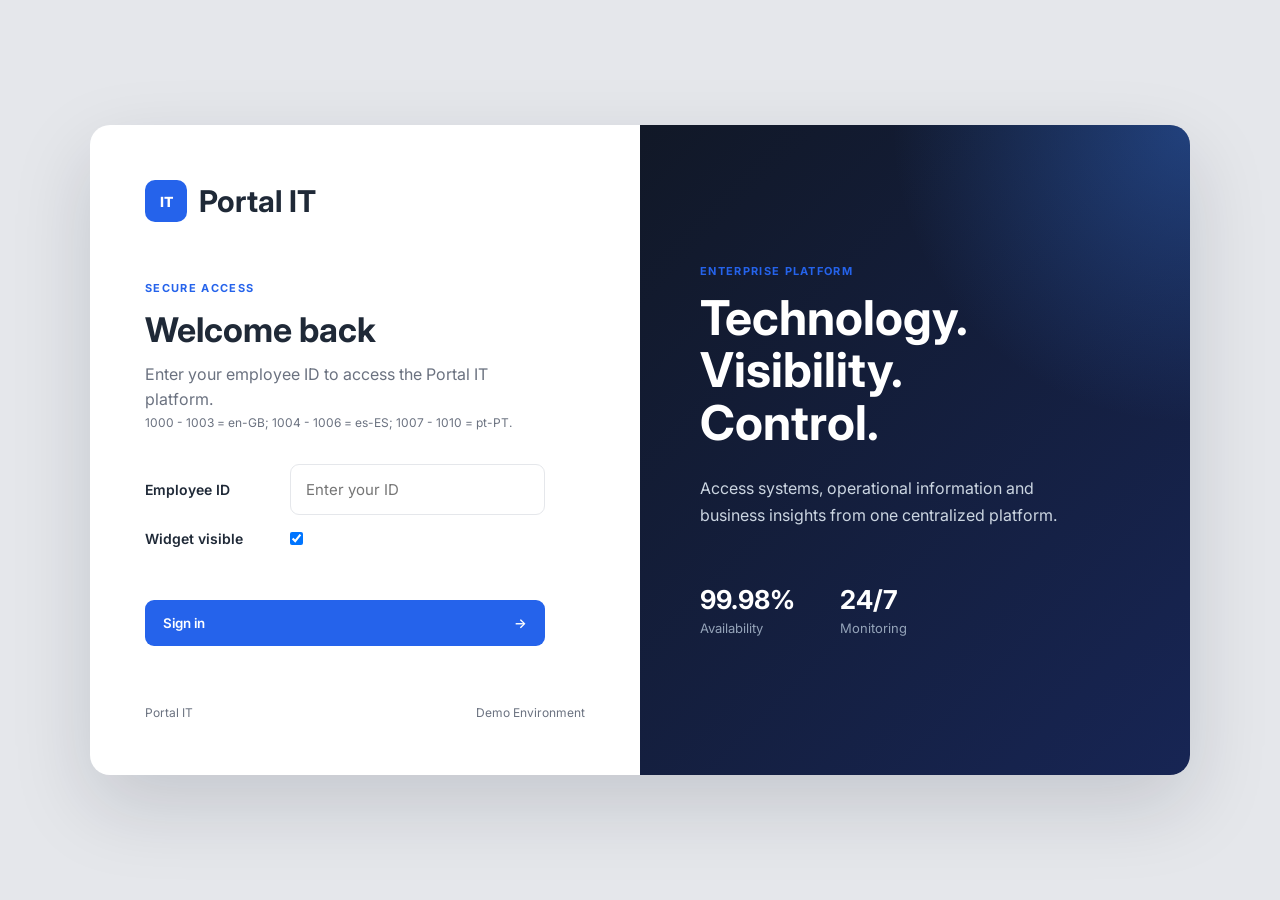
<file: index.html>
<!doctype html>
<html lang="en">
  <head>
    <meta charset="UTF-8" />
    <meta name="viewport" content="width=device-width, initial-scale=1.0" />
    <title>Portal IT | Login</title>
    <link rel="stylesheet" href="style.css" />
  </head>
  <body class="login-page">
    <main class="login-container">
      <section class="login-card">
        <div class="brand">
          <div class="brand-icon">IT</div>
          <h1>Portal IT</h1>
        </div>

        <div class="login-content">
          <span class="eyebrow">SECURE ACCESS</span>
          <h2>Welcome back</h2>
          <p>Enter your employee ID to access the Portal IT platform.</p>
          <p class="user-language">
            1000 - 1003 = en-GB; 1004 - 1006 = es-ES; 1007 - 1010 = pt-PT.
          </p>

          <form id="loginForm">
            <div class="form-row">
              <label for="userId">Employee ID</label>
              <input
                type="text"
                id="userId"
                placeholder="Enter your ID"
                autocomplete="off"
                required
              />
            </div>
            <div class="form-row">
              <label for="show-widget">Widget visible</label>
              <input
                type="checkbox"
                name="show-widget"
                id="show-widget"
                checked
              />
            </div>

            <p id="loginError" class="error-message"></p>

            <button type="submit" class="btn btn-primary">
              Sign in
              <span>→</span>
            </button>
          </form>
        </div>

        <div class="login-footer">
          <span>Portal IT</span>
          <span>Demo Environment</span>
        </div>
      </section>

      <aside class="login-visual">
        <div class="visual-content">
          <span class="eyebrow">ENTERPRISE PLATFORM</span>
          <h2>Technology.<br />Visibility.<br />Control.</h2>
          <p>
            Access systems, operational information and business insights from
            one centralized platform.
          </p>

          <div class="visual-stats">
            <div>
              <strong>99.98%</strong>
              <span>Availability</span>
            </div>
            <div>
              <strong>24/7</strong>
              <span>Monitoring</span>
            </div>
          </div>
        </div>
      </aside>
    </main>

    <script src="app.js"></script>
  </body>
</html>
</file>
<file: style.css>
@import url("https://fonts.googleapis.com/css2?family=Inter:wght@400;500;600;700;800&display=swap");

:root {
  --primary: #2563eb;
  --primary-dark: #1d4ed8;
  --dark: #111827;
  --dark-secondary: #1f2937;
  --text: #1f2937;
  --text-muted: #6b7280;
  --border: #e5e7eb;
  --background: #f8fafc;
  --white: #ffffff;
  --success: #16a34a;
  --warning: #d97706;
}

* {
  box-sizing: border-box;
  margin: 0;
  padding: 0;
}

body {
  font-family: "Inter", sans-serif;
  color: var(--text);
  background: var(--background);
}

a {
  color: inherit;
  text-decoration: none;
}

.pt-PT {
  background-image: url("https://flagcdn.com/40x30/pt.png");
}

.es-ES {
  background-image: url("https://flagcdn.com/40x30/es.png");
}

.en-Gb {
  background-image: url("https://flagcdn.com/40x30/gb.png");
}

/* LOGIN */

.login-page {
  min-height: 100vh;
  background: #e5e7eb;
  display: flex;
  align-items: center;
  justify-content: center;
  padding: 30px;
}

.login-container {
  width: min(1100px, 100%);
  min-height: 650px;
  display: grid;
  grid-template-columns: 1fr 1fr;
  background: var(--white);
  border-radius: 20px;
  overflow: hidden;
  box-shadow: 0 30px 80px rgba(15, 23, 42, 0.15);
}

.login-card {
  padding: 55px;
  display: flex;
  flex-direction: column;
}

.brand,
.logo {
  display: flex;
  align-items: center;
  gap: 12px;
  font-weight: 700;
  font-size: 20px;
}

.brand-icon,
.logo-icon {
  width: 42px;
  height: 42px;
  background: var(--primary);
  color: white;
  display: grid;
  place-items: center;
  border-radius: 10px;
  font-size: 14px;
  font-weight: 800;
}

.login-content {
  margin: auto 0;
  max-width: 400px;
}

.eyebrow {
  display: block;
  font-size: 11px;
  letter-spacing: 0.12em;
  font-weight: 700;
  color: var(--primary);
  margin-bottom: 14px;
}

.login-content h2 {
  font-size: 34px;
  margin-bottom: 12px;
}

.login-content > p,
.page-header p,
.section-heading p {
  color: var(--text-muted);
  line-height: 1.6;
}

form {
  margin-top: 32px;
}

.form-row {
  display: flex;
  align-items: center;
  gap: 15px;
  margin-bottom: 15px;
}

.form-row label {
  margin-bottom: 0;
  min-width: 130px;
}

.form-row input[type="text"] {
  flex: 1;
}

.form-row input[type="checkbox"] {
  width: auto;
}

label {
  display: block;
  font-size: 14px;
  font-weight: 600;
  margin-bottom: 9px;
}

input {
  width: 100%;
  border: 1px solid var(--border);
  border-radius: 9px;
  padding: 15px;
  font-family: inherit;
  font-size: 15px;
  outline: none;
  transition: 0.2s;
}

input:focus {
  border-color: var(--primary);
  box-shadow: 0 0 0 4px rgba(37, 99, 235, 0.1);
}

.btn {
  border: none;
  cursor: pointer;
  font-family: inherit;
  font-weight: 600;
  border-radius: 9px;
  transition: 0.2s;
}

.btn-primary {
  width: 100%;
  margin-top: 18px;
  padding: 15px 18px;
  background: var(--primary);
  color: white;
  display: flex;
  justify-content: space-between;
  align-items: center;
}

.btn-primary:hover {
  background: var(--primary-dark);
  transform: translateY(-1px);
}

.small-btn {
  width: auto;
  margin: 0;
  padding: 12px 20px;
}

.error-message {
  color: #dc2626;
  font-size: 13px;
  min-height: 20px;
  margin-top: 8px;
}

.login-footer {
  display: flex;
  justify-content: space-between;
  color: var(--text-muted);
  font-size: 12px;
}

.login-visual {
  background:
    radial-gradient(
      circle at top right,
      rgba(59, 130, 246, 0.35),
      transparent 35%
    ),
    linear-gradient(135deg, #111827, #172554);
  color: white;
  padding: 60px;
  display: flex;
  align-items: center;
}

.visual-content h2 {
  font-size: 48px;
  line-height: 1.1;
  margin-bottom: 25px;
}

.visual-content p {
  color: #cbd5e1;
  line-height: 1.7;
  max-width: 400px;
}

.visual-stats {
  display: flex;
  gap: 45px;
  margin-top: 55px;
}

.visual-stats strong {
  display: block;
  font-size: 26px;
}

.visual-stats span {
  display: block;
  color: #94a3b8;
  font-size: 13px;
  margin-top: 5px;
}

/* APP LAYOUT */

.app-page {
  min-height: 100vh;
}

.topbar {
  height: 72px;
  background: white;
  border-bottom: 1px solid var(--border);
  display: flex;
  align-items: center;
  justify-content: space-between;
  padding: 0 32px;
}

.user-area {
  display: flex;
  align-items: center;
  gap: 20px;
}

.user-info {
  text-align: right;
  display: flex;
  flex-direction: column;
}

.user-name {
  font-size: 14px;
  font-weight: 600;
}

.user-id {
  font-size: 12px;
  color: var(--text-muted);
}

.user-language {
  font-size: 12px;
  color: var(--text-muted);
}

.logout-btn,
.secondary-btn {
  background: white;
  border: 1px solid var(--border);
  padding: 9px 15px;
  border-radius: 8px;
  cursor: pointer;
  font-family: inherit;
  font-weight: 600;
}

.logout-btn:hover,
.secondary-btn:hover {
  background: #f3f4f6;
}

.show-widget-btn {
  background: #d8fdda;
  border: 1px solid var(--border);
  padding: 9px 15px;
  border-radius: 8px;
  cursor: pointer;
  font-family: inherit;
  font-weight: 600;
}

.show-widget-btn:hover {
  background: #d8fdda6a;
}

.hide-widget-btn {
  background: #ffcbcb;
  border: 1px solid var(--border);
  padding: 9px 15px;
  border-radius: 8px;
  cursor: pointer;
  font-family: inherit;
  font-weight: 600;
}

.hide-widget-btn:hover {
  background: #ffcbcb7e;
}

.contact-btn {
  background: #d8f4fd;
  border: 1px solid var(--border);
  padding: 9px 15px;
  border-radius: 8px;
  cursor: pointer;
  font-family: inherit;
  font-weight: 600;
}

.contact-btn:hover {
  background: #d8f4fd6a;
  transform: translateY(1px);
}

.app-layout {
  display: flex;
  min-height: calc(100vh - 72px);
}

.sidebar {
  width: 240px;
  background: var(--dark);
  color: #9ca3af;
  padding: 25px 15px;
  display: flex;
  flex-direction: column;
}

.sidebar nav {
  display: flex;
  flex-direction: column;
  gap: 6px;
}

.nav-link {
  padding: 13px 15px;
  border-radius: 8px;
  font-size: 14px;
  font-weight: 500;
}

.nav-link span {
  margin-right: 10px;
}

.nav-link:hover {
  background: rgba(255, 255, 255, 0.05);
  color: white;
}

.nav-link.active {
  background: var(--primary);
  color: white;
}

.sidebar-footer {
  margin-top: auto;
  font-size: 11px;
  padding: 12px;
  color: #9ca3af;
}

.status-dot {
  width: 7px;
  height: 7px;
  background: #22c55e;
  display: inline-block;
  border-radius: 50%;
  margin-right: 7px;
}

.content {
  flex: 1;
  padding: 42px;
  max-width: 1500px;
}

.page-header {
  display: flex;
  justify-content: space-between;
  align-items: flex-end;
  margin-bottom: 35px;
}

.page-header h1 {
  font-size: 32px;
  margin-bottom: 10px;
}

.date-box {
  background: white;
  border: 1px solid var(--border);
  padding: 12px 16px;
  border-radius: 8px;
}

.date-box span {
  display: block;
  font-size: 9px;
  letter-spacing: 0.08em;
  color: var(--text-muted);
  margin-bottom: 4px;
}

.date-box strong {
  font-size: 12px;
}

.stats-grid {
  display: grid;
  grid-template-columns: repeat(4, 1fr);
  gap: 18px;
}

.stat-card,
.metric-card,
.chart-card {
  background: white;
  border: 1px solid var(--border);
  border-radius: 12px;
}

.stat-card {
  padding: 22px;
}

.stat-label {
  display: block;
  color: var(--text-muted);
  font-size: 13px;
  margin-bottom: 18px;
}

.stat-card strong {
  display: block;
  font-size: 28px;
  margin-bottom: 10px;
}

.stat-card small {
  font-size: 11px;
}

.positive {
  color: var(--success);
}

.neutral {
  color: var(--warning);
}

.section {
  margin-top: 38px;
}

.section-heading {
  margin-bottom: 18px;
}

.section-heading h2 {
  font-size: 19px;
  margin-bottom: 6px;
}

.quick-grid {
  display: grid;
  grid-template-columns: repeat(2, 1fr);
  gap: 18px;
}

.quick-card {
  background: white;
  border: 1px solid var(--border);
  padding: 26px;
  border-radius: 12px;
  display: flex;
  gap: 20px;
  transition: 0.2s;
}

.quick-card:hover {
  border-color: var(--primary);
  transform: translateY(-2px);
}

.quick-icon {
  width: 46px;
  height: 46px;
  flex-shrink: 0;
  border-radius: 10px;
  background: #eff6ff;
  color: var(--primary);
  display: grid;
  place-items: center;
}

.quick-card h3 {
  margin-bottom: 8px;
  font-size: 16px;
}

.quick-card p {
  color: var(--text-muted);
  font-size: 13px;
  line-height: 1.6;
}

.quick-card span {
  display: inline-block;
  margin-top: 18px;
  color: var(--primary);
  font-size: 13px;
  font-weight: 600;
}

.activity-list,
.report-list,
.systems-table {
  background: white;
  border: 1px solid var(--border);
  border-radius: 12px;
  overflow: hidden;
}

.activity-item {
  padding: 18px 22px;
  display: flex;
  align-items: center;
  gap: 14px;
  border-bottom: 1px solid var(--border);
}

.activity-item:last-child {
  border-bottom: none;
}

.activity-item div {
  flex: 1;
}

.activity-item strong {
  font-size: 13px;
}

.activity-item p {
  color: var(--text-muted);
  font-size: 12px;
  margin-top: 4px;
}

.activity-item time {
  color: var(--text-muted);
  font-size: 11px;
}

.activity-dot {
  width: 9px;
  height: 9px;
  border-radius: 50%;
}

.success {
  background: var(--success);
}

.info {
  background: var(--primary);
}

.warning {
  background: var(--warning);
}

/* SYSTEMS */

.health-card {
  background: linear-gradient(135deg, #eff6ff, #ffffff);
  border: 1px solid #bfdbfe;
  border-radius: 14px;
  padding: 30px;
  display: flex;
  justify-content: space-between;
  align-items: center;
}

.health-card h2 {
  font-size: 24px;
  margin-bottom: 8px;
}

.health-card p {
  color: var(--text-muted);
  font-size: 14px;
}

.health-score {
  width: 110px;
  height: 110px;
  border-radius: 50%;
  border: 8px solid var(--primary);
  display: grid;
  place-content: center;
  text-align: center;
}

.health-score strong {
  font-size: 30px;
}

.health-score span {
  font-size: 10px;
  color: var(--text-muted);
}

.system-row {
  display: grid;
  grid-template-columns: 2fr 1.3fr 1fr 1.2fr;
  padding: 18px 22px;
  border-bottom: 1px solid var(--border);
  font-size: 13px;
  align-items: center;
}

.system-row:last-child {
  border-bottom: none;
}

.table-header {
  background: #f9fafb;
  color: var(--text-muted);
  font-size: 11px;
  text-transform: uppercase;
  font-weight: 700;
}

.badge {
  display: inline-block;
  padding: 5px 9px;
  border-radius: 20px;
  font-size: 10px;
  font-weight: 700;
}

.badge.operational {
  background: #dcfce7;
  color: #15803d;
}

.badge.maintenance {
  background: #fef3c7;
  color: #b45309;
}

.metrics-grid {
  display: grid;
  grid-template-columns: repeat(3, 1fr);
  gap: 18px;
}

.metric-card {
  padding: 22px;
}

.metric-top {
  display: flex;
  justify-content: space-between;
  margin-bottom: 18px;
  font-size: 13px;
}

.progress-bar {
  height: 8px;
  background: #e5e7eb;
  border-radius: 10px;
  overflow: hidden;
}

.progress-fill {
  height: 100%;
  background: var(--primary);
  border-radius: inherit;
}

/* REPORTS */

.chart-card {
  height: 330px;
  padding: 35px;
  display: flex;
  align-items: flex-end;
}

.fake-chart {
  width: 100%;
  height: 100%;
  border-bottom: 1px solid var(--border);
  display: flex;
  align-items: flex-end;
}

.chart-bars {
  width: 100%;
  height: 100%;
  display: flex;
  justify-content: space-around;
  align-items: flex-end;
  gap: 18px;
}

.bar {
  width: 100%;
  max-width: 70px;
  min-height: 10%;
  background: linear-gradient(to top, var(--primary), #60a5fa);
  border-radius: 8px 8px 0 0;
  position: relative;
}

.bar span {
  position: absolute;
  bottom: -28px;
  left: 50%;
  transform: translateX(-50%);
  color: var(--text-muted);
  font-size: 11px;
}

.report-item {
  display: flex;
  align-items: center;
  gap: 16px;
  padding: 18px 22px;
  border-bottom: 1px solid var(--border);
}

.report-item:last-child {
  border-bottom: none;
}

.report-icon {
  width: 42px;
  height: 42px;
  background: #eff6ff;
  color: var(--primary);
  display: grid;
  place-items: center;
  border-radius: 8px;
  font-size: 10px;
  font-weight: 800;
}

.report-info {
  flex: 1;
  display: flex;
  flex-direction: column;
  gap: 5px;
}

.report-info strong {
  font-size: 13px;
}

.report-info span {
  font-size: 11px;
  color: var(--text-muted);
}

/* RESPONSIVE */

@media (max-width: 1000px) {
  .stats-grid {
    grid-template-columns: repeat(2, 1fr);
  }

  .login-container {
    grid-template-columns: 1fr;
  }

  .login-visual {
    display: none;
  }
}

@media (max-width: 700px) {
  .topbar {
    padding: 0 18px;
  }

  .sidebar {
    width: 72px;
    padding: 15px 10px;
  }

  .nav-link {
    text-align: center;
    padding: 14px 5px;
    font-size: 0;
  }

  .nav-link span {
    margin: 0;
    font-size: 18px;
  }

  .sidebar-footer {
    display: none;
  }

  .content {
    padding: 25px 18px;
  }

  .page-header {
    align-items: flex-start;
    flex-direction: column;
    gap: 20px;
  }

  .page-header h1 {
    font-size: 26px;
  }

  .stats-grid,
  .quick-grid,
  .metrics-grid {
    grid-template-columns: 1fr;
  }

  .user-info {
    display: none;
  }

  .system-row {
    grid-template-columns: 1.5fr 1fr;
    gap: 12px;
  }

  .table-header,
  .system-row span:nth-child(3),
  .system-row span:nth-child(4) {
    display: none;
  }

  .health-card {
    flex-direction: column;
    align-items: flex-start;
    gap: 25px;
  }

  .login-card {
    padding: 35px 25px;
  }

  .login-container {
    min-height: auto;
  }

  .login-content {
    margin: 70px 0;
  }
}
</file>
